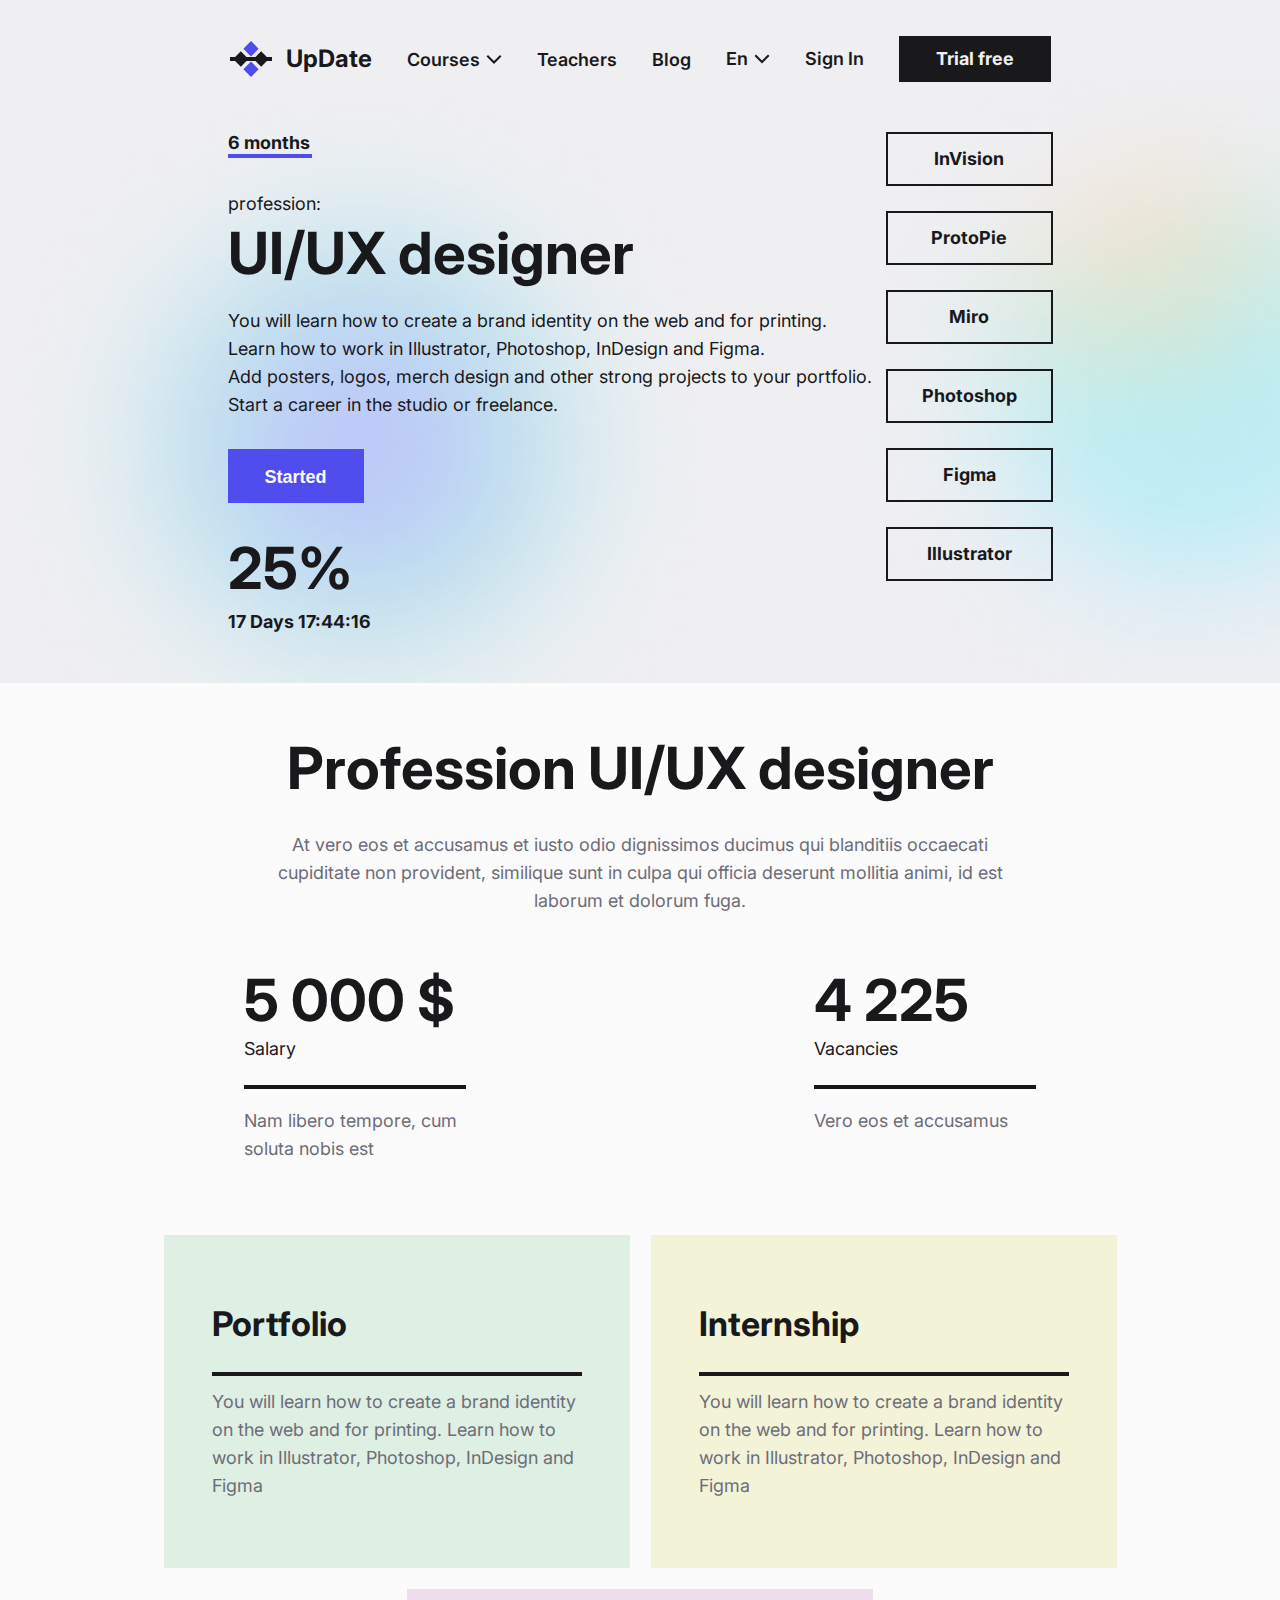
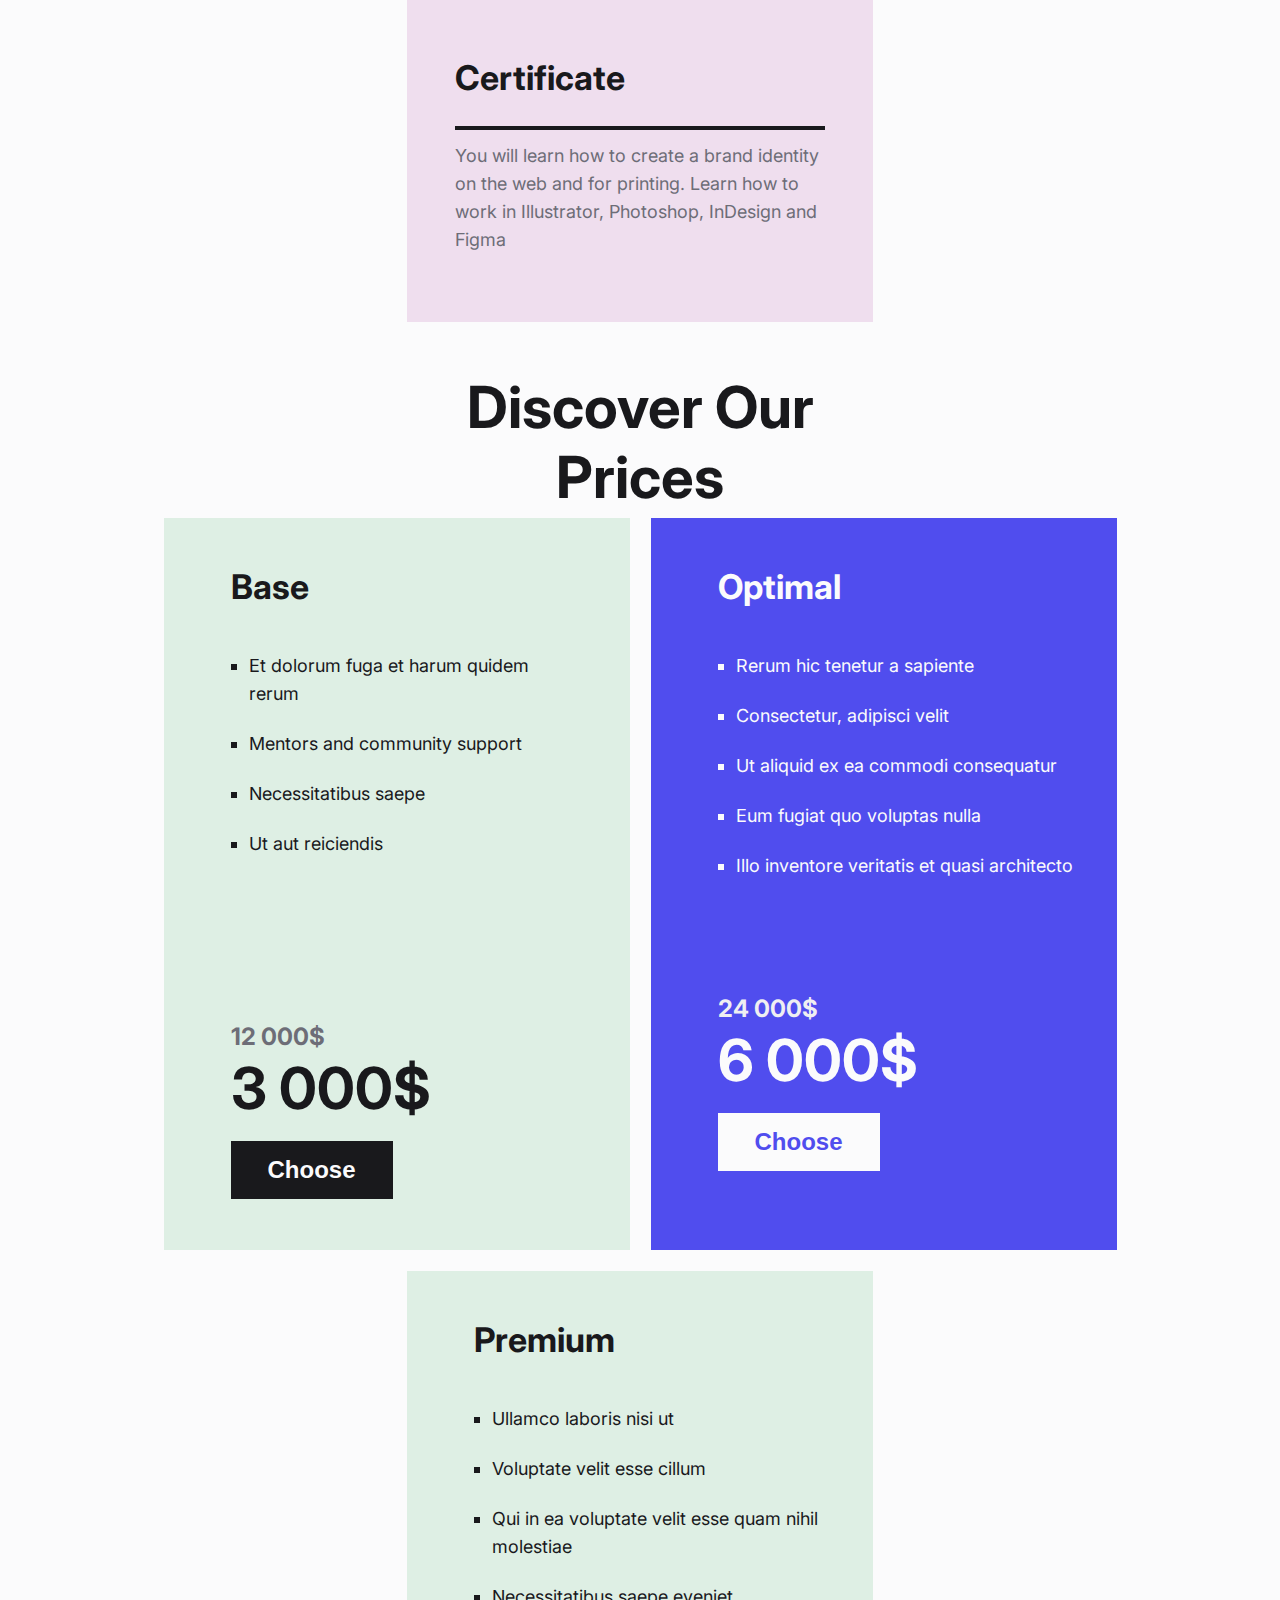
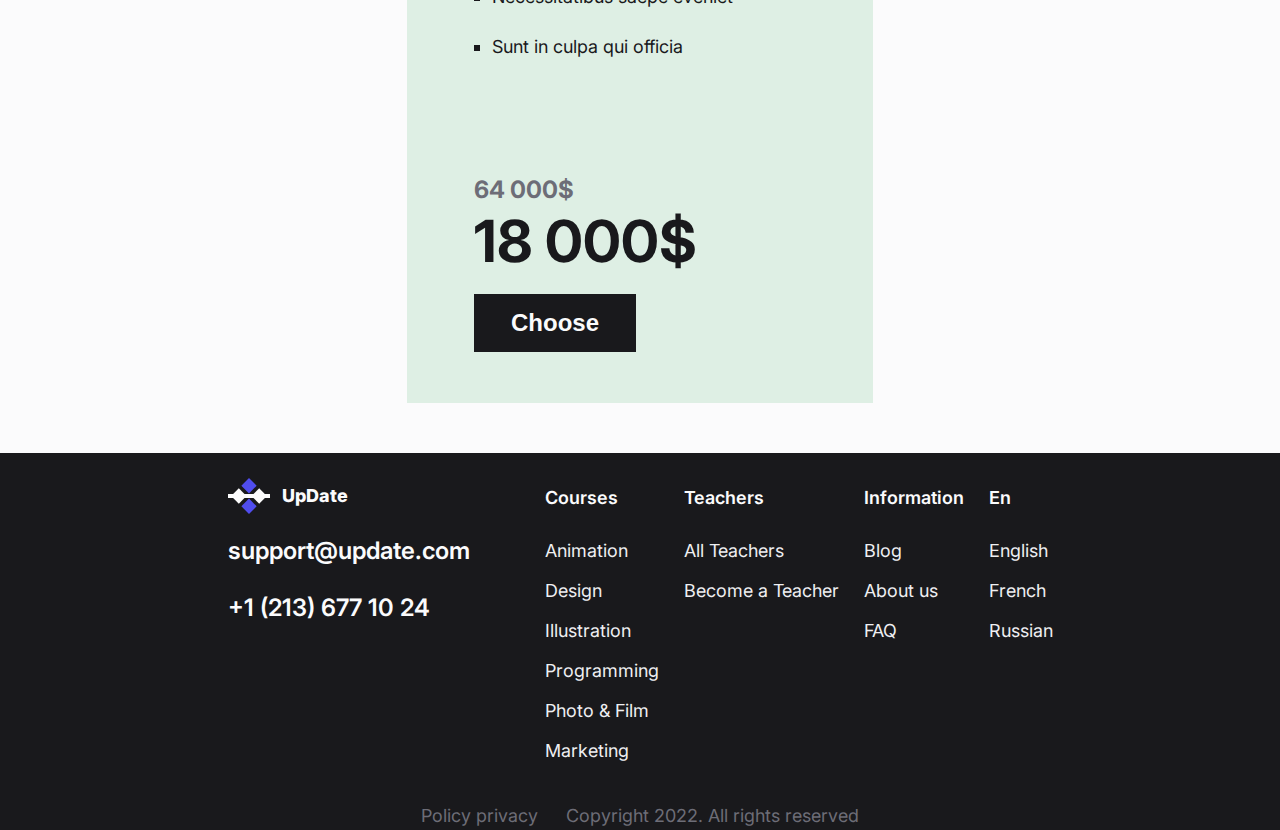
<file: courses.html>
<!DOCTYPE html>
<html lang="en">

<head>
  <meta charset="UTF-8">
  <meta http-equiv="X-UA-Compatible" content="IE=edge">
  <meta name="viewport" content="width=device-width, initial-scale=1.0">
  <link rel="preconnect" href="https://fonts.googleapis.com">
  <link rel="preconnect" href="https://fonts.gstatic.com" crossorigin>
  <link href="https://fonts.googleapis.com/css2?family=Inter:wght@400;600;700;800&display=swap" rel="stylesheet">
  <link rel="stylesheet" href="courses.css">
  <title>Courses</title>
</head>

<body>
  <header class="header">
    <div class="header__holder">
      <div class="header__box">
        <a class="header__logo" href="index.html">
          <img class="header__img" src="logo-1.svg" alt="logo">
          UpDate
        </a>
        <nav class="nav">
          <ul class="nav__list">
            <li class="nav__list-item">
              <a class="nav__link drop-down__arrow" href="courses.html">Courses <img src="drop-down-arrow.svg"
                  alt="drop-down-arrow"></a>
            </li>
            <li class="nav__list-item">
              <a class="nav__link" href="#">Teachers</a>
            </li>
            <li class="nav__list-item">
              <a class="nav__link" href="#">Blog</a>
            </li>
          </ul>
        </nav>
      </div>
      <div class="btn-box">
        <a class="btn-box__link drop-down__arrow" href="#">
          En <img src="drop-down-arrow.svg" alt="drop-down-arrow">
        </a>
        <a class="btn-box__link" href="#">
          Sign In
        </a>
        <a class="btn-box__btn" href="#">
          Trial free
        </a>
      </div>
    </div>
  </header>
  <main>
    <section class="offer">
      <div class="offer__holder">
        <div class="offer__text">
          <p class="offer__length">
            6 months
          </p>
          <p class="offer__caption">
            profession:
          </p>
          <h1 class="offer__title" tabindex="0">
            UI/UX designer
          </h1>
          <p class="offer__description" tabindex="0">
            You will learn how to create a brand identity on the web and for printing. Learn how to work in Illustrator,
            Photoshop, InDesign and Figma. 
            <br>
            Add posters, logos, merch design and other strong projects to your portfolio.
            Start a career in the studio or freelance.
          </p>
          <button class="offer-btn">
            Started
          </button>
          <p class="offer__sale" tabindex="0">
            25%
          </p>
          <p class="offer__time" tabindex="0">
            <time>
              17 Days 17:44:16
            </time>
          </p>
        </div>
        <ul class="offer__list">
          <li class="offer__invision offer__list-item" tabindex="0" role="button">
            InVision
          </li>
          <li class="offer__protopie offer__list-item" tabindex="0" role="button">
            ProtoPie
          </li>
          <li class="offer__miro offer__list-item" tabindex="0" role="button">
            Miro
          </li>
          <li class="offer__photoshop offer__list-item" tabindex="0" role="button">
            Photoshop
          </li>
          <li class="offer__figma offer__list-item" tabindex="0" role="button">
            Figma
          </li>
          <li class="offer__illustrator offer__list-item" tabindex="0" role="button">
            Illustrator
          </li>
        </ul>
      </div>
    </section>
    <section class="profession">
      <div class="profession__holder">
        <div class="profession__info">
          <div class="profession__text">
            <h2 class="profession__title" tabindex="0">
              Profession <br class="profession__title-br"> UI/UX designer
            </h2>
            <p class="profession__description" tabindex="0">
              At vero eos et accusamus et iusto odio dignissimos ducimus qui blanditiis occaecati cupiditate non
              provident, similique sunt in culpa qui officia deserunt mollitia animi, id est laborum et dolorum fuga.
            </p>
          </div>
          <div class="profession__counters">
            <div class="profession__counter-item">
              <p class="profession__counter-number" tabindex="0">
                5 000 $
              </p>
              <p class="profession__counter-description" tabindex="0">
                Salary
              </p>
              <hr class="profession__counter-line">
              <p class="profession__counter-description second__description">
                Nam libero tempore, cum soluta nobis est
              </p>
            </div>
            <div class="profession__counter-item">
              <p class="profession__counter-number" tabindex="0">
                4 225
              </p>
              <p class="profession__counter-description" tabindex="0">
                Vacancies
              </p>
              <hr class="profession__counter-line">
              <p class="profession__counter-description second__description">
                Vero eos et accusamus
              </p>
            </div>
          </div>
        </div>
        <div class="profession__cards">
          <div class="profession__cards-holder">
            <article class="profession__card-item portfolio__card-item">
              <h3 class="profession__card-title">
                Portfolio
              </h3>
              <hr class="profession__cards-line">
              <p class="profession__card-description">
                You will learn how to create a brand identity on the web and for printing. Learn how to work in Illustrator,
                Photoshop, InDesign and Figma
              </p>
            </article>
            <article class="profession__card-item internship__card-item">
              <h3 class="profession__card-title">
                Internship
              </h3>
              <hr class="profession__cards-line">
              <p class="profession__card-description">
                You will learn how to create a brand identity on the web and for printing. Learn how to work in Illustrator,
                Photoshop, InDesign and Figma
              </p>
            </article>
            <article class="profession__card-item certificate__card-item">
              <h3 class="profession__card-title">
                Certificate
              </h3>
              <hr class="profession__cards-line">
              <p class="profession__card-description">
                You will learn how to create a brand identity on the web and for printing. Learn how to work in Illustrator,
                Photoshop, InDesign and Figma
              </p>
            </article>
          </div>
        </div>
      </div>
    </section>
    <section class="price">
      <div class="price__holder">
        <h1 class="price__title">
          Discover Our <br> Prices
        </h1>
        <div class="price__cards">
          <article class="price_card-item base__card-item">
            <h2 class="price__card-title">
              Base
            </h2>
            <ul class="price__card-list base__card-list">
              <li class="price__card-list__item">
                Et dolorum fuga et harum quidem <br> rerum
              </li>
              <li class="price__card-list__item">
                Mentors and community support
              </li>
              <li class="price__card-list__item">
                Necessitatibus saepe
              </li>
              <li class="price__card-list__item">
                Ut aut reiciendis
              </li>
            </ul>
            <h3 class="price__card-full__price">
              12 000$
            </h3>
            <h2 class="price__card-discount__price">
              3 000$
            </h2>
            <button class="price__card-btn">
              Choose
            </button>
          </article>
          <article class="price_card-item optimal__card-item">
            <h2 class="price__card-title">
              Optimal
            </h2>
            <ul class="price__card-list">
              <li class="price__card-list__item">
                Rerum hic tenetur a sapiente
              </li>
              <li class="price__card-list__item">
                Consectetur, adipisci velit
              </li>
              <li class="price__card-list__item">
                Ut aliquid ex ea commodi consequatur
              </li>
              <li class="price__card-list__item">
                Eum fugiat quo voluptas nulla
              </li>
              <li class="price__card-list__item">
                Illo inventore veritatis et quasi architecto
              </li>
            </ul>
            <h3 class="price__card-full__price optimal-full__price">
              24 000$
            </h3>
            <h2 class="price__card-discount__price optimal-discount__price">
              6 000$
            </h2>
            <button class="price__card-btn optimal__card-btn">
              Choose
            </button>
          </article>
          <article class="price_card-item premium__card-item">
            <h2 class="price__card-title">
              Premium
            </h2>
            <ul class="price__card-list">
              <li class="price__card-list__item">
                Ullamco laboris nisi ut
              </li>
              <li class="price__card-list__item">
                Voluptate velit esse cillum
              </li>
              <li class="price__card-list__item">
                Qui in ea voluptate velit esse quam nihil molestiae
              </li>
              <li class="price__card-list__item">
                Necessitatibus saepe eveniet
              </li>
              <li class="price__card-list__item">
                Sunt in culpa qui officia
              </li>
            </ul>
            <h3 class="price__card-full__price">
              64 000$
            </h3>
            <h2 class="price__card-discount__price">
              18 000$
            </h2>
            <button class="price__card-btn">
              Choose
            </button>
          </article>
        </div>
      </div>
    </section>
  </main>
  <footer class="footer">
    <div class="footer__holder">
      <div class="footer__container">
        <div class="contacts">
          <a class="footer__logo" href="index.html">
            <img src="logo-2.svg" alt="logo">
            UpDate
          </a>
          <a class="contacts__link" href="mailto:support@update.com">
            support@update.com
          </a>
          <a class="contacts__link" href="tel:12136771024">
            +1 (213) 677 10 24
          </a>
        </div>
        <div class="sitemap__box">
          <div class="sitemap">
            <h6 class="sitemap__title" tabindex="0">
              Courses
            </h6>
            <ul class="sitemap__list">
              <li class="sitemap__list-item">
                <a class="sitemap__link" href="#">
                  Animation
                </a>
              </li>
              <li class="sitemap__list-item">
                <a class="sitemap__link" href="#">
                  Design
                </a>
              </li>
              <li class="sitemap__list-item">
                <a class="sitemap__link" href="#">
                  Illustration
                </a>
              </li>
              <li class="sitemap__list-item">
                <a class="sitemap__link" href="#">
                  Programming
                </a>
              </li>
              <li class="sitemap__list-item">
                <a class="sitemap__link" href="#">
                  Photo & Film
                </a>
              </li>
              <li class="sitemap__list-item">
                <a class="sitemap__link" href="#">
                  Marketing
                </a>
              </li>
            </ul>
          </div>
          <div class="sitemap">
            <h6 class="sitemap__title" tabindex="0">
              Teachers
            </h6>
            <ul class="sitemap__list">
              <li class="sitemap__list-item">
                <a class="sitemap__link" href="#">
                  All Teachers
                </a>
              </li>
              <li class="sitemap__list-item">
                <a class="sitemap__link" href="#">
                  Become a Teacher
                </a>
              </li>
            </ul>
          </div>
          <div class="sitemap">
            <h6 class="sitemap__title" tabindex="0">
              Information
            </h6>
            <ul class="sitemap__list">
              <li class="sitemap__list-item">
                <a class="sitemap__link" href="#">
                  Blog
                </a>
              </li>
              <li class="sitemap__list-item">
                <a class="sitemap__link" href="#">
                  About us
                </a>
              </li>
              <li class="sitemap__list-item">
                <a class="sitemap__link" href="#">
                  FAQ
                </a>
              </li>
            </ul>
          </div>
          <div class="sitemap">
            <h6 class="sitemap__title" tabindex="0">
              En
            </h6>
            <ul class="sitemap__list">
              <li class="sitemap__list-item">
                <a class="sitemap__link" href="#">
                  English
                </a>
              </li>
              <li class="sitemap__list-item">
                <a class="sitemap__link" href="#">
                  French
                </a>
              </li>
              <li class="sitemap__list-item">
                <a class="sitemap__link" href="#">
                  Russian
                </a>
              </li>
            </ul>
          </div>
        </div>
      </div>
    </div>
    <div class="copyright">
        <a class="privacy__link" href="#">
          Policy privacy
        </a>
        <p class="copyright__text" tabindex="0">
          Copyright 2022. All rights reserved
        </p>
    </div>
  </footer>
</body>
</html>
</file>
<file: courses.css>
body{
  background: #EFEFF2;
  margin: 0;
  padding: 0;
  color: #19191C;
  font: 400 18px/28px Inter, sans-serif;
}
.header{
  display: flex;
  justify-content: center;
  margin: 36px 0 0 0;
}
.header__holder{ 
  display: flex;
  gap: 568px;
}
.header__box{
  display: flex;
  align-items: center;
  gap: 68px;
}
.header__logo{
  display: flex;
  font-size: 24px;
  font-weight: 700;
  line-height: 30px; 
  gap: 14px;
  color: #19191C;
  text-decoration: none;
  align-items:center;
}
.nav__list{
  display: flex;
  font-family: Inter;
  font-size: 18px;
  font-weight: 600;
  line-height: 21px;
  list-style: none;
  gap: 47.58px;
  padding: 0;
  margin: 0;
}
.nav__link{
  display: flex;
  color: #19191C;
  text-decoration: none;
}
.drop-down__arrow{
  display: flex;
  gap: 6px;
}
.btn-box{
  display: flex;
  gap: 48px;
  align-items: center;
}
.btn-box__link{
  display: flex;
  font-size: 18px;
  font-weight: 600;
  line-height: 22px;
  color: #19191C;
  font-size: 18px;
  font-weight: 600;
  text-decoration: none;
}
.btn-box__btn{
  display: flex;
  font-size: 18px;
  font-weight: 700;
  line-height: 22px;
  background: #19191C;
  color: #EFEFF2;
  padding: 12px 37px;
  text-decoration: none;
}
.offer{
  display: flex;
  margin: 0;
  padding: 0;
  justify-content: center;
  background: url(bg01.png) no-repeat, url(bg03.png) 120% 50% no-repeat;
}
.offer__holder{
  background: url(img02.png) 131% 100% no-repeat,
  url(bg00.png) 95% 100% no-repeat;
  display: flex;
  gap: 792px;
  padding: 0 0 230px 0;
  margin: 0;
}
.offer__text{
  max-width: 648px;
  padding: 132px 0 0 0;
  margin: 0;
}
.offer__length{
  font-size: 18px;
  font-weight: 700;
  line-height: 22px;
  color: #19191C;
  margin: 0 0 0 0;
  padding: 0 0 4px 0;
  border-bottom: 4px solid #504DEE;;
  width: 84px;
}
.offer__caption{
  font-size: 18px;
  font-weight: 400;
  line-height: 28px;
  color:#19191C;
  margin: 32px 0 0 0;
  padding: 0;
}
.offer__title{
  font-size: 58px;
  line-height: 70px;
  font-weight: 700;
  margin: 2px 0 48px 0;
  padding: 0;
}
.offer__description{
  font-size: 18px;
  font-weight: 400;
  line-height: 28px;
  letter-spacing: 0em;
  text-align: left;
  margin: 0 0 50px 0;
  padding: 0;
  width: 648px;
}
.offer-btn{
  background: #504DEE;
  color: #FBFBFC;
  border: none;
  padding: 17px 37px 15px 37px;
  font-weight: 700;
  font-size: 18px;
  line-height: 22px;
  margin: 0 0 110px 0;
}
.offer__sale{
  font-weight: 700;
  font-size: 58px;
  line-height: 70px;
  margin: 0 0 8px 0;
  padding: 0;
}
.offer__time{
  font-style: 18px;
  line-height: 22px;
  font-weight: 700;
  margin: 0;
  padding: 0;
}
.offer__list{
  list-style: none;
  flex-grow: 1;
  position:relative;
  padding: 0;
  margin: 0;
}
.offer__list-item{
  position:absolute;
  border: 2px solid #19191C;
  padding: 14px 34px;
  font-size: 18px;
  font-weight: 700;
  line-height: 22px;
  margin: 0;
}
.offer__invision{
  top: 240px;
  right:50px;
}
.offer__protopie{
  top: 170px;
  right: 271px;
}
.offer__miro{
  top: 250px;
  right: 540px;
}
.offer__photoshop{
  top: 417px;
  right: 520px;
}
.offer__figma{
  top: 550px;
  right: 720px;
}
.offer__illustrator{
  top: 740px;
  right: 650px;
}
.profession{
  display: flex;
  justify-content: center;
  background: #FBFBFC;
  color: #6D6D77;
  padding: 168px 0 0 0;
  margin: 0;
}
.profession__holder{
  display: block;
  padding: 0;
}
.profession__info{
  display: flex;
  gap: 141px;
  margin: 0 0 168px 0;
}
.profession__title{
  font-size: 58px;
  font-weight: 700;
  line-height: 70px;
  color: #19191C;
  margin: 0 0 28px 0;
  padding: 0;
  max-width: 588px;
  padding: 0;
  margin: 0;
}
.profession__description{
  font-size: 18px;
  font-weight: 400;
  line-height: 28px;
  max-width: 588px;
  margin: 28px 0 0 0;
  padding: 0;
}
.profession__counters{
  display: flex;
  justify-content: space-between;
  gap: 103px;
  padding: 0;
  margin: 0;
}
.profession__counter-item{
  width: unset;
  padding: 0;
  margin: 0;
}
.profession__counter-number{
  font-size: 58px;
  font-weight: 700;
  line-height: 70px;
  color: #19191C;
  margin: 0;
  padding: 0;
}
.profession__counter-description{
  font-size: 18px;
  font-weight: 400;
  line-height: 28px;
  color: #19191C;
  margin: 0 0 22px 0;
  padding: 0;
}
.profession__counter-line{
  width: 254px;
  border: none;
  height: 4px;
  background-color: #19191C;
  padding: 0;
  margin: 21px 0 18px 0;
}
.second__description{
  color: #6D6D77;
}
.profession__cards{
  background:#FBFBFC;
}
.profession__cards-holder{
  display: flex;
  justify-content: center;
  gap: 21px;
}
.profession__card-item{
  width: 370px;
  padding: 68px 48px;
}
.profession__card-title{
  margin: 0;
  padding: 0;
  font-size: 34px;
  font-weight: 700;
  line-height: 41px;
  color:#19191C;
}
.profession__cards-line{
  height:4px;
  background: #19191C;
  border: none;
  margin: 28px 0 12px 0;
}
.profession__card-description{
  margin: 0;
  padding: 0;
  font-size: 18px;
  font-weight: 400;
  line-height: 28px;
}
.portfolio__card-item{
  background: #DEEFE4;
}
.internship__card-item{
  background: #F3F3D7;
}
.certificate__card-item{
  background: #EFDEEE;
}
.price{
  padding: 171px 0 168px 0;
  background: #FBFBFC;
  display: flex;
  justify-content: center;
}
.price__holder{
  display: block;
}
.price__title{
  font-size: 58px;
  font-weight: 700;
  line-height: 70px;
  color: #19191C;
  margin: 0 0 100px 0;
  padding: 0;
}
.price__cards{
  display: flex;
  gap: 21px;
}
.price_card-item{
  padding: 48px 38px 51px 67px;
}
.base__card-item{
  background: #DEEFE4;
}
.optimal__card-item{
  background: #504DEE;
  color: #FBFBFC;
}
.premium__card-item{
  background: #DEEFE4;
}
.price__card-title{
  font-size: 34px;
  font-weight: 700;
  line-height: 41px;
  padding: 0;
  margin: 0 0 45px 0;
}
.price__card-list{
  list-style-type:square;
  width: 343px;
  padding: 0 0 0 18px;
  margin: 0 0 116px 0;
}
.base__card-list{
  margin: 0 0 166px 0;
}
.price__card-list__item{
  font-size: 18px;
  font-weight: 400;
  line-height: 28px;
  margin: 22px 0;
}
.price__card-full__price{
  font-size: 24px;
  font-weight: 700;
  line-height: 26px;
  color: #6D6D77;
  margin: 0 0 3px 0;
  padding: 0;
}
.price__card-discount__price{
  font-size: 58px;
  font-weight: 700;
  line-height: 70px;
  color: #19191C;
  padding: 0;
  margin: 0 0 18px 0;
}
.optimal-full__price{
  color: #EFEFF2;
}
.optimal-discount__price{
  color: #FBFBFC;
}
.price__card-btn{
  padding: 16px 37px;
  background: #19191C;
  color: #FBFBFC;
  font-size: 24px;
  font-weight: 700;
  line-height: 26px;
  border: none;
}
.optimal__card-btn{
  background: #FBFBFC;
  color:#504DEE;
}
.footer{
  background: #19191C;
}
.footer__holder{
  padding-top: 59px;
  display: flex;
  justify-content: center;
}
.footer__container{
  display: flex;
  gap: 148.02px;
}
.footer__logo{
  font-size: 18px;
  font-weight: 800;
  line-height: 22px;
  display: flex;
  align-items: center;
  gap: 12px;
  color: #FBFBFC;
  text-decoration: none;
  margin:0 0 43px 0;
  padding: 0;
}
.contacts__link{
  font-size: 24px;
  font-weight: 600;
  line-height: 29px;
  color: #FBFBFC;
  text-decoration: none;
  margin:0 0 28px 0;
  padding: 0;
  display: flex;
}
.sitemap__box{
  display: flex;
  gap: 200px;
  margin: 0;
  padding: 0;
}
.sitemap__list{
  list-style: none;
  padding: 0;
  margin: 0 0 100px 0;
}
.sitemap__title{
  font-size: 18px;
  font-weight: 600;
  line-height: 22px;
  color: #FBFBFC;
  margin: 9px 0 28px 0;
  padding: 0;
}
.sitemap__list-item{
  margin: 0 0 12px 0;
  padding: 0;
}
.sitemap__link{
  font-size: 18px;
  font-weight: 400;
  line-height: 22px;
  text-decoration: none;
  color: #EFEFF2;
  margin: 0;
  padding: 0;
}
.copyright{
  display:flex;
  justify-content: center;
}

.privacy__link{
  font-size: 18px;
  font-weight: 400;
  line-height: 28px;
  color:#6D6D77;
  text-decoration: none;
  margin: 0 28px 0 0;
  padding: 0;
}
.copyright__text{
  font-size: 18px;
  font-weight: 400;
  line-height: 28px;
  color:#6D6D77;
  margin: 0;
  padding: 0;
}
@media screen and (max-width: 1439px){
  .header__holder{ 
    justify-content: center;
    gap: 35px;
    flex-wrap: wrap;
  }
  .header__box{
    gap: 35px;
  }
  .nav__list{
    gap: 35px;
  }
  .btn-box{
    gap: 35px;
  }
  .btn-box__btn{
    padding: 12px 37px;
  }
  .offer__holder{
    background: none;
    gap: 10px;
    padding: 50px 20px;
  } 
  .offer__text{
    width: auto;
    padding: 0px;
    margin: 0;
    background: none;
  }
  .offer__title{
    width: auto;
  }
  .offer__description{
    width: auto;
  }
  .offer__length{
    padding: 0;
    margin: 0;
  }
  .offer__length-line{
    margin: 0;
  }
  .offer__title{
    margin: 0 0 19px 0;
  }
  .offer__description{
    margin: 0 0 30px 0;
  }
  .offer-btn{
    margin: 0 0 30px 0;
  }
  .offer__list-item{
    position: unset;
    margin-bottom: 25px;
    text-align: center
  }
  .profession{
    padding: 50px 0 0 0;
  }
  .profession__info{
    flex-direction: column;
    gap: 50px;
    margin: 0 0 50px 0;
  }
  .profession__text{
    display: flex;
    flex-direction: column;
    text-align: center;
    align-items: center;
  }
  .profession__title{
    max-width: none;
  }
  .profession__title-br{
    display: none;
  }
  .profession__description{
    max-width: 747px;
  }
  .profession__counters{
    justify-content: space-evenly;
    flex-wrap: wrap;
  }
  .profession__counter-item{
    width: 222px;
  }
  .profession__counter-line{
    width: 222px;
  }
  .profession__cards-holder{
    flex-wrap: wrap;
  }
  .price{
    padding: 50px 0 50px 0;
  }
  .price__title{
    text-align: center;
    margin: 0 0 6px 0;
  }
  .price__cards{
    justify-content: center;
    flex-wrap: wrap;
  } 
  .footer__holder{
    padding: 25px 0; 
  }
  .footer__container{
    justify-content:center;
    gap: 50px;
    flex-wrap: wrap;
  }
  .footer__logo{
    margin:0 0 22px 0;
  }
  .sitemap__box{
    margin: 0 0 0 25px;
    gap: 25px;
    flex-wrap: wrap;
  }
  .sitemap__list{
    padding: 0;
    margin: 0;
  }
}
@media screen and (max-width: 639px) {
  .header{
    display: block;
  }
  .header__holder{
    display: block;
  }
  .header__box{
    display: block;
    text-align:center;
  }
  .header__logo{
    justify-content: center;
  }
  .nav__list{
    display: block;
  }
  .nav__list-item{
    margin: 15px 0;
  }
  .nav__link{
    display: block;
  }
  .btn-box{
    flex-direction: column;
    gap: 0;
  }
  .btn-box__link{
    margin: 9px 0;
  }
  .offer{
    text-align: center;
    padding: 45px 0;
  }
  .offer__holder{
    display: block;
    padding: 0;
  }
  .offer__length{
    border-bottom: 4px solid #504DEE;;
    width: 84px;
    display: inline;
  }
  .offer__caption{
    margin: 5px 0 0 0;
  }
  .offer__length-line{
    display:none;
    justify-content: center;
  }
  .offer__title{
    width: auto;
  }
  .offer__description{
    text-align: center;
    width: auto;
  }
  .offer-sale{
    margin: 0;
  }
  .offer__time{
    margin: 15px 0;
  }
  .offer__list{
    margin: 0 auto;
    width: 219px;
  }
  .footer{
    text-align: center;
    padding: 50px 0 0 0;
  }
  .footer__holder{
    padding: 0;
  }
  .footer__container{ 
    display: block;
  }
  .footer__logo{
    justify-content: center;
  }
  .contacts__link{
    display: block;
  }
  .sitemap__box{
    display: block;
    margin: 0;
  }
  .sitemap{
    margin: 50px 0;
  }
  .sitemap__title{
    margin: 28px 0 15px 0;
  }
  .copyright{
    display: block;
    margin: 0 auto;
    max-width: 153px;
  }
  .privacy__link{   
    margin: 0 auto;
  }
}
</file>
